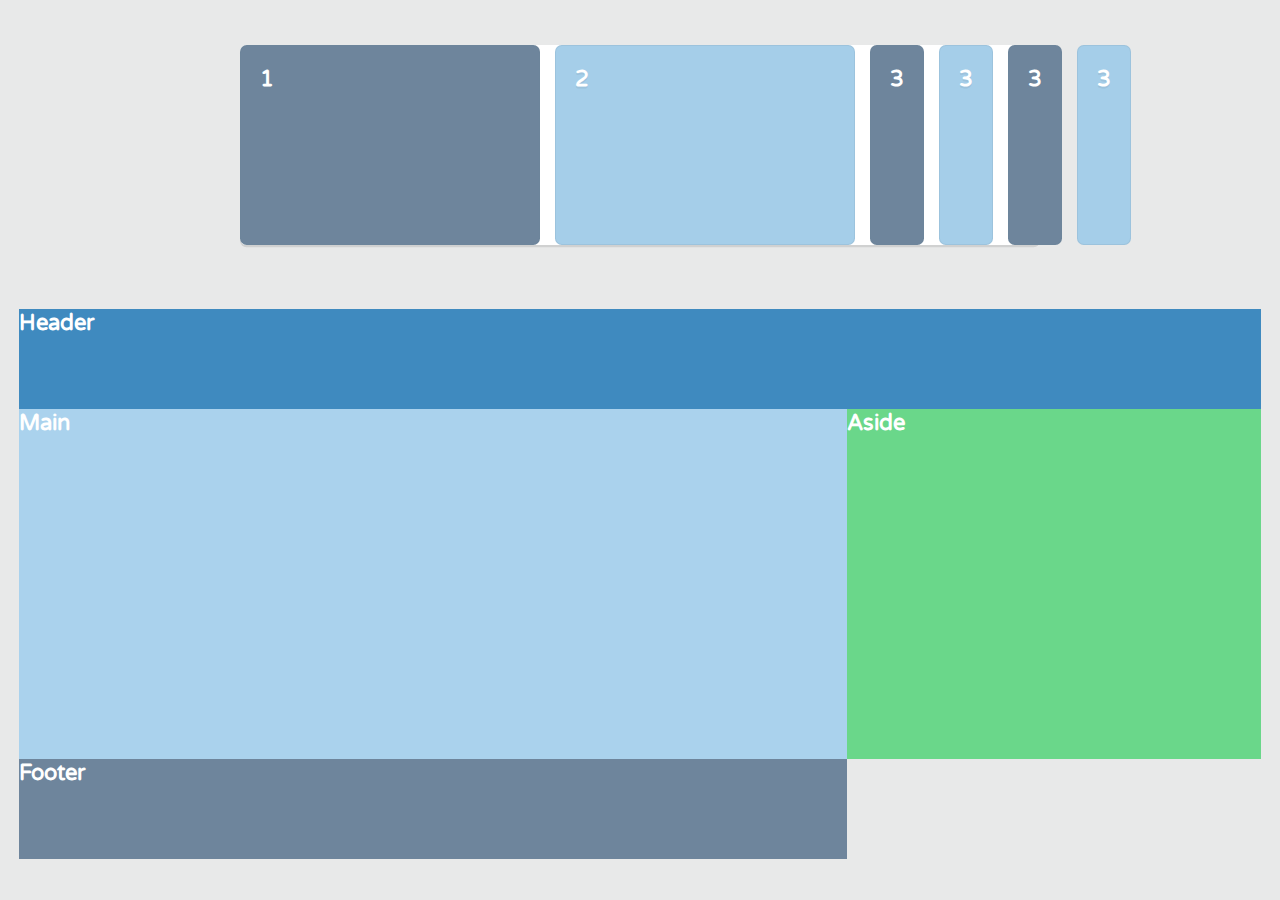
<file: computerScreen/index.html>
<!DOCTYPE html>
<html>
  <head>
    <title>CSS Grid Layout</title>
	  <link href='https://fonts.googleapis.com/css?family=Varela+Round' rel='stylesheet' type='text/css'>
    <link href="page.css" rel="stylesheet">
    <link href="grid.css" rel="stylesheet">
  </head>
  <body>
    <div class="grid">
      <div class="item">1</div>
      <div class="item">2</div>
      <div class="item">3</div>
      <div class="item">3</div>
      <div class="item">3</div>
      <div class="item">3</div>
    </div>
    <div class="container">
      <header>Header</header>
      <main>Main</main>
      <aside>Aside</aside>
      <footer>Footer</footer>
    </div>
  </body>
</html>
</file>
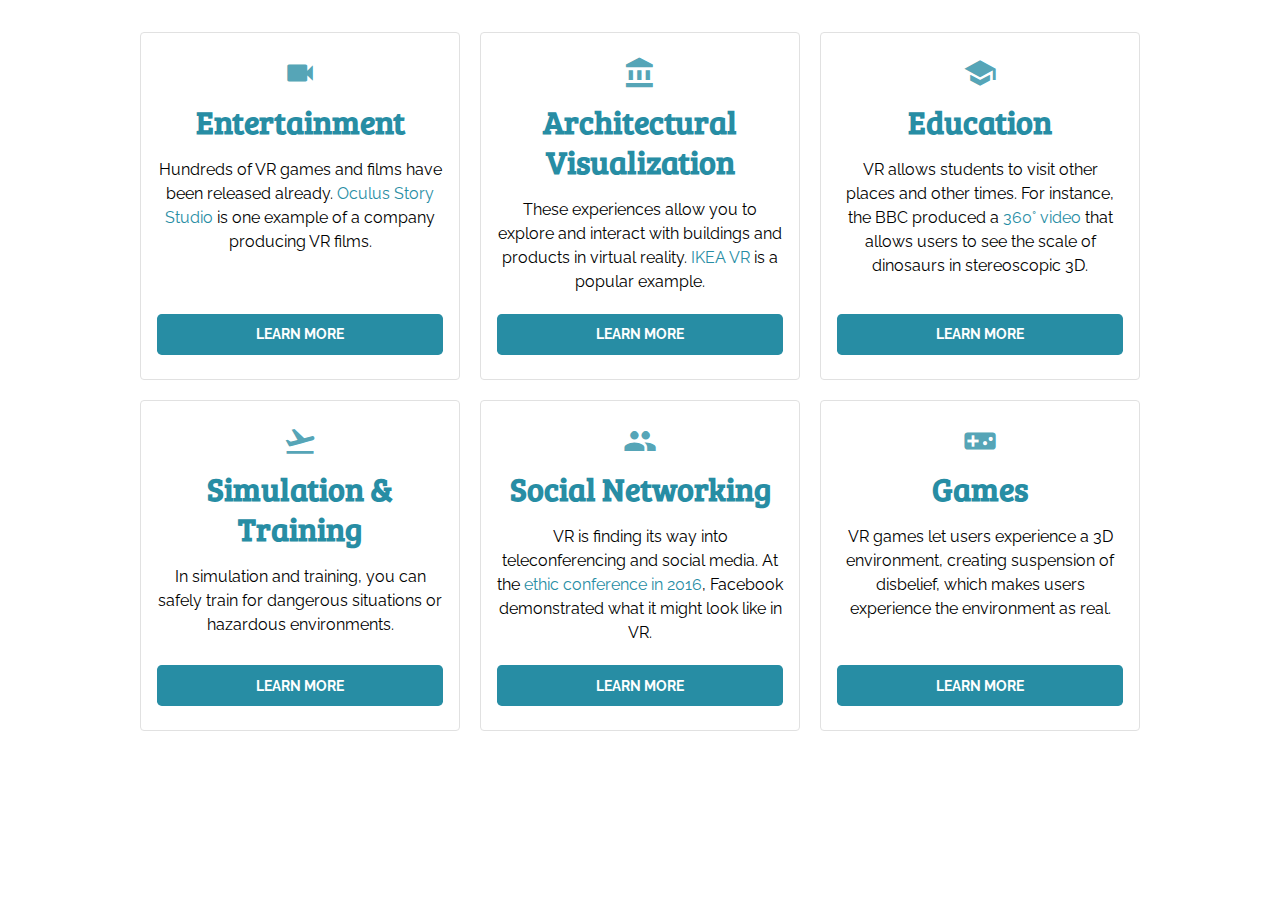
<file: FlexVsGrid/index.html>
<!DOCTYPE html>
<html>
  <head>
    <meta name="viewport" content="width=device-width, initial-scale=1">
    <title>CSS Grid Layout &amp; Flexbox</title>
	  <link href="https://fonts.googleapis.com/icon?family=Material+Icons" rel="stylesheet">    
	  <link href="https://fonts.googleapis.com/css?family=Bree+Serif|Raleway" rel="stylesheet">
    <link href="page.css" rel="stylesheet">
    <link href="layout.css" rel="stylesheet">
  </head>
  <body>
    <div class="main-content">    
      <div class="card">
        <i class="material-icons icn-ent">videocam</i>
        <h1>Entertainment</h1>
        <p>Hundreds of VR games and films have been released already. <a href="#">Oculus Story Studio</a> is one example of a company producing VR films.</p>
        <a class="btn" href="#">Learn more</a>
      </div>
      
      <div class="card">
        <i class="material-icons icn-arch">account_balance</i>
        <h1>Architectural Visualization</h1>
        <p>These experiences allow you to explore and interact with buildings and products in virtual reality. <a href="#">IKEA VR</a> is a popular example.</p>
        <a class="btn" href="#">Learn more</a>        
      </div>
      
      <div class="card"> 
        <i class="material-icons icn-edu">school</i>
        <h1>Education</h1>
        <p>VR allows students to visit other places and other times. For instance, the BBC produced a <a href="#">360° video</a> that allows users to see the scale of dinosaurs in stereoscopic 3D.</p>
        <a class="btn" href="#">Learn more</a>        
      </div> 
      
      <div class="card">
        <i class="material-icons icn-sim">flight_takeoff</i>
        <h1>Simulation &amp; Training </h1>
        <p>In simulation and training, you can safely train for dangerous situations or hazardous environments.</p>
        <a class="btn" href="#">Learn more</a>
      </div>
      
      <div class="card">
        <i class="material-icons icn-soc">people</i>
        <h1>Social Networking</h1>
        <p>VR is finding its way into teleconferencing and social media. At the <a href="#">ethic conference in 2016</a>, Facebook demonstrated what it might look like in VR.</p>
        <a class="btn" href="#">Learn more</a>        
      </div>
      
      <div class="card"> 
        <i class="material-icons icn-games">videogame_asset</i>
        <h1>Games</h1>
        <p>VR games let users experience a 3D environment, creating suspension of disbelief, which makes users experience the environment as real.</p>
        <a class="btn" href="#">Learn more</a>        
      </div>                
    </div>
  </body>
</html>
</file>
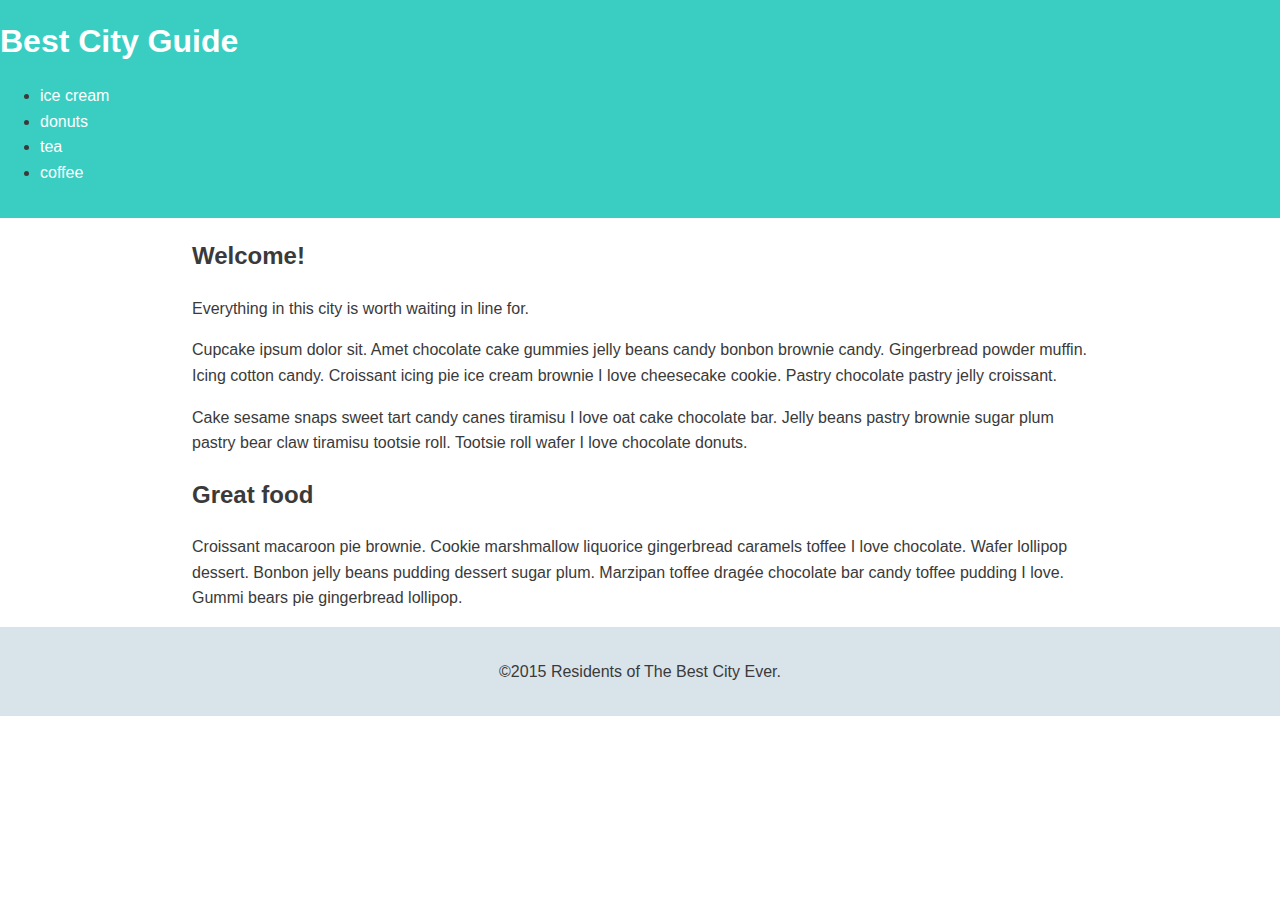
<file: mobileFirst/index.html>
<!DOCTYPE html>
<html>
<head>
	<meta name="viewport" content="width=device-width, initial-scale=1.0">
	<title>Best City Guide</title>
	<link rel="stylesheet" href="normalize.css">
	<link rel="stylesheet" href="style.css">
</head>
<body>
  <div id = "wrapper">
	<header class="main-header">
		<h1 class="name"><a href="#">Best City Guide</a></h1>
		<ul class="main-nav">
			<li><a href="#">ice cream</a></li>
			<li><a href="#">donuts</a></li>
			<li><a href="#">tea</a></li>
			<li><a href="#">coffee</a></li>
		</ul>
	</header>
	<div class = "container">
	<h2>Welcome!</h2>
	<p>Everything in this city is worth waiting in line for.</p>
	<p>Cupcake ipsum dolor sit. Amet chocolate cake gummies jelly beans candy bonbon brownie candy. Gingerbread powder muffin. Icing cotton candy. Croissant icing pie ice cream brownie I love cheesecake cookie. Pastry chocolate pastry jelly croissant.</p>
	<p>Cake sesame snaps sweet tart candy canes tiramisu I love oat cake chocolate bar. Jelly beans pastry brownie sugar plum pastry bear claw tiramisu tootsie roll. Tootsie roll wafer I love chocolate donuts.</p>
	
	<h2>Great food</h2>
	<p>Croissant macaroon pie brownie. Cookie marshmallow liquorice gingerbread caramels toffee I love chocolate. Wafer lollipop dessert. Bonbon jelly beans pudding dessert sugar plum. Marzipan toffee drag&#233;e chocolate bar candy toffee pudding I love. Gummi bears pie gingerbread lollipop.</p>

</div>
	<footer class="main-footer">
		<span>&copy;2015 Residents of The Best City Ever.</span>
	</footer>
     </div>
</body>
 
</html>
</file>
<file: computerScreen/page.css>
* {
	box-sizing: border-box;
}
body {
	font-size: 1.4em;
	font-family: 'Varela Round', sans-serif;
  font-weight: bold;
	color: #6e859c;
  padding: 0;
  margin: 0;
	background: #e8e9e9;
}
.grid {
  background: #fff;
  border-radius: 0.285em;
  box-shadow: 0 0.1em 0 0 rgba(0,0,0,0.1);
	margin: 45px auto;
}
.item {
  color: #fff;
  text-shadow: 0 2px 0 rgba(110,133,156,0.18);
  padding: 0.85em;
  background: #6e859c;
  border: solid 1px rgba(110,133,156,0.15);
  border-radius: 0.3em;
}
.item:nth-child(even) {
  background: #a5cee9;
}
header {
  background-color: #3f8abf;
}
nav {
  background-color: #fbaea8;
}
main {
  background-color: #aad2ed;  
}
aside {
  background-color: #6ad78a; 
}
footer {
  background-color: #6e859c;
}
.container
{
  color: #fff;
  text-shadow: 0 2px 0 rgba(110,133,156,0,12);
  padding:0.85em;
  border: solid 1px rgba(110, 133, 156,0,15)
}
</file>
<file: computerScreen/grid.css>
.grid
{
max-width: 800px;
  display:grid;
  /*fr meand faction fraction of the image makes it responsive */
  /* 1 fr will make only one, 1 fr 1 fr will make two through out*/
  grid-template-columns: repeat(auto-fill,300px);
  grid-template-rows: repeat(auto-fit,200px); 
  /* grid-column-gap: 20px; */
  /* grid-row-gap: 20px; */
  grid-gap:15px;
  grid-auto-flow: column;
}

/*AUTO FILL gerneates as many grid container as need
to fill the content width */

/* AUTO FIT collapses empty tracks to zero px*/
.container 
{
  display:grid;
  grid-template-columns: 2fr 1fr;
  grid-template-rows: 100px 350px 100px;
  grid-template-areas: 
  'header header'
  'main aside'
  'footer footer';
}
header
{
  grid-column-start: 1;
  grid-column-end: 3;
  /* grid-area:header; */
}
main{
  /* grid-area: main; */
}
aside{
  /* grid-area: aside; */
}
foorter
{
  grid-column-start: 1;
  grid-column-end: 3;
  grid-area:footer;
}
</file>
<file: FlexVsGrid/page.css>
* {
	box-sizing: border-box;
}
body {
  font-size: 1rem;
  line-height: 1.5;
	font-family: 'Raleway', sans-serif;
  text-align: center;
  margin: 0;
}
a {
  color: #278da4;
  text-decoration: none;
}
h1 {
  font-family: 'Bree Serif', serif;
}
p {
  margin-bottom: 1.25em;
}
.main-content {
  margin: 2em auto;
}
.card {
  padding: 1.5em 1em;
  border: 1px solid #e1e1e1;
  border-radius: 0.25em;
}
.card h1 {
  color: #278da4; 
  margin: 0.35em 0 0;
  line-height: 1.25;
}
.btn {
  font-size: 0.85em;
  color: #fff;
  font-weight: bold;
  text-transform: uppercase;
  padding: 0.75em 1.5em;
  background-color: #278da4;
  border-radius: 0.35em;
  display: inline-block;
}
.btn:hover {
  background-color: rgba(39, 141, 164, 0.8);
}
.material-icons {
  color: rgba(39, 141, 164, 0.8); 
  font-size: 2.1em;
}
</file>
<file: FlexVsGrid/layout.css>
.main-content {
    width: 95%;
    max-width: 1000px;
    display:grid;
    grid-template-columns: repeat(auto-fit, minmax(280px,1fr) );
    grid-gap:20px;
  }
  .card
  {
    display:flex;
    flex-direction:column;
  }
  .btn{
    margin-top: auto
  }
</file>
<file: mobileFirst/style.css>
*{
    /*
      forces the padding and borders into the width and hight
      of the elements
    */
    box-sizing:border-box;
    }
    body {
        line-height: 1.6;
        color: #3a3a3a;
     
    }
    
    a { 
        color: #fff;
        text-decoration: none;
    } 
    
    /* ================================= 
      Base Layout Styles
    ==================================== */
    
    /* ---- Layout Containers ---- */
    
    .container
    {
     width: 70%;
      margin: 0 auto;
    }
    
    /*
    #wrapper
    {
     width: 70%;
      margin: 0 auto;
    }
    */
    
    
    .main-header {
        background: #3acec2;
      padding: 1em 0; 
    }
    
    .main-footer {
      text-align:center;
        padding: 2em 0;
        background: #d9e4ea;
    }
    
    /* ---- Page Elements ---- */
    
    .name
    {
    margin: 0;
    }
    
    @media (min-width: 769px)
      {
    #wrapper
    {
    /* calacuate 100% view port hieght - 89px
    used to make footer stick to the bottom
    no matter size of the content on the page */
        min-height: calc(100vh-89px);

    }
    .container
      {
        width:70%;
      max-width:1000px;
      margin: 0 auto;
      }
    }
</file>
